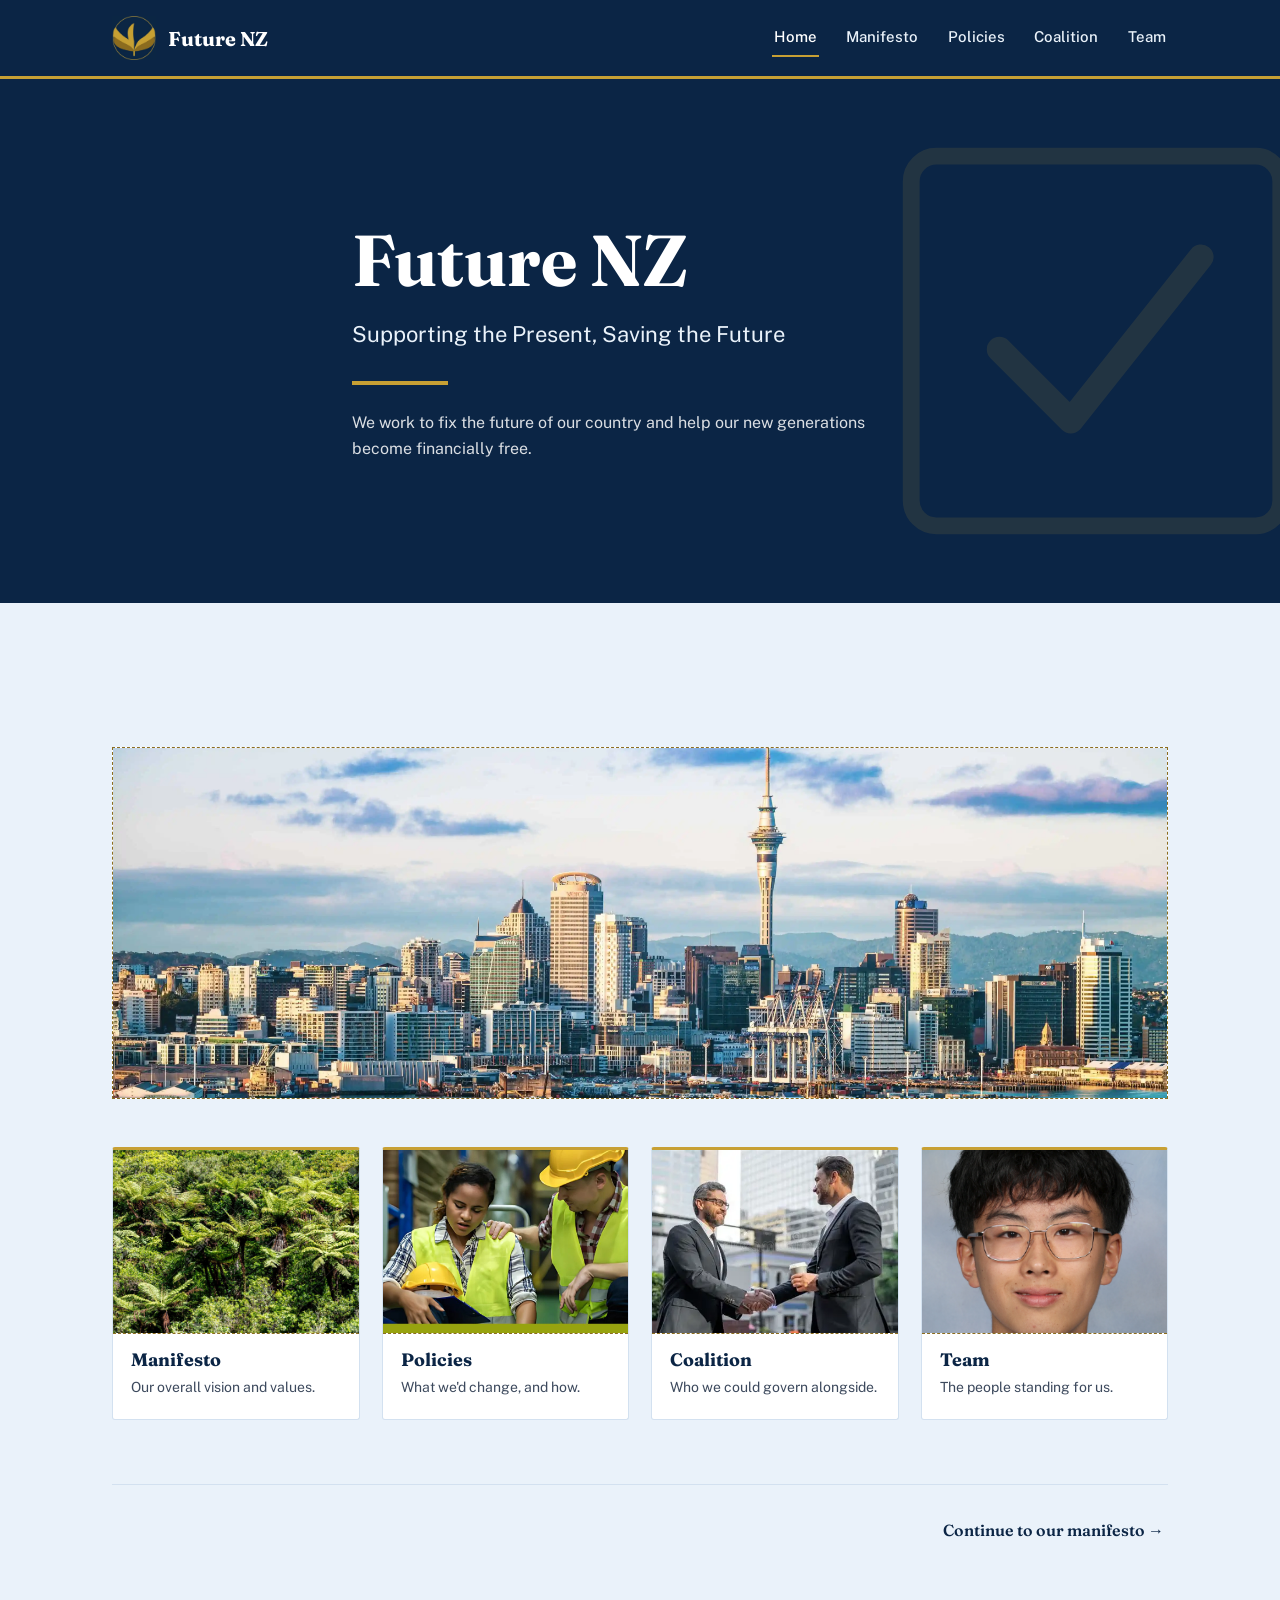
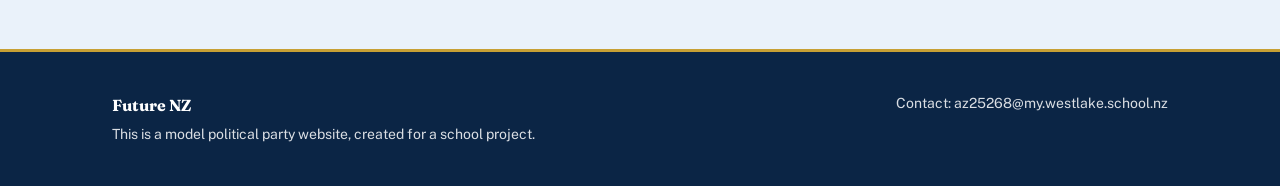
<file: index.html>
<!--
  ============================================================
  MODEL NEW ZEALAND POLITICAL PARTY WEBSITE — EDITING GUIDE
  ============================================================
  This site is now several small HTML files that share two
  files for design and behaviour:

    index.html        — Home (this file)
    manifesto.html     — Manifesto
    policies.html      — Policies
    coalition.html     — Potential coalition
    team.html          — Team
    styles.css         — colours, fonts and layout for every page
    script.js          — mobile menu, page-scroll animation

  All seven files need to sit in the same folder for the site to
  work (e.g. all seven in the root of your GitHub repository).

  HOW TO EDIT THIS SITE
  1. Open any of the five .html files above in GitHub's
     web-based editor (click the pencil icon on the file) or
     any text editor.
  2. Search for the word EDIT. Every comment starting with
     "EDIT:" sits just above a piece of placeholder text —
     type your real content over the placeholder text.
  3. Some blocks are marked "REPEATABLE". These can be copied
     and pasted to add more of the same thing (another team
     member, another coalition partner, another policy
     critique, another photo). Select the whole block named in
     the comment, copy it, paste the copy directly below the
     original, then edit the text inside your new copy.
  4. IMAGES: nothing is uploaded through the site itself. Every
     photo/logo placeholder is an empty src="" on an <img> tag.
     To add a real image, either:
       a) paste a direct image URL between the quotes, e.g.
          src="https://example.com/photo.jpg", or
       b) add an "images" folder to this same GitHub repository,
          upload your image file into it, and use a relative
          path, e.g. src="images/logo.png" or
          src="images/team/hana.jpg".
     If an image is left blank or fails to load, it is simply
     hidden (onerror="this.style.display='none'") so no broken
     image icon ever shows — the dashed placeholder frame
     underneath stays visible instead.
  5. Colours and fonts are set once, as CSS variables near the
     top of styles.css (search for :root) — change them there
     to re-theme every page at once.
  6. Do not rename the five .html files unless you also update
     the matching href="..." links in the navigation menu and
     in the "Continue to..." links at the bottom of each page —
     they are plain filenames, e.g. href="policies.html".
  ============================================================
-->
<!DOCTYPE html>
<html lang="en-NZ">
<head>
<meta charset="UTF-8">
<meta name="viewport" content="width=device-width, initial-scale=1.0">
<!-- EDIT: the text below appears in the browser tab -->
<title>Party Name — Model Political Party</title>
<!-- EDIT: short description of the site (not shown on the page itself) -->
<meta name="description" content="Model political party website, built for a school project.">
<link rel="preconnect" href="https://fonts.googleapis.com">
<link rel="preconnect" href="https://fonts.gstatic.com" crossorigin>
<link href="https://fonts.googleapis.com/css2?family=Fraunces:ital,opsz,wght@0,9..144,400;0,9..144,600;0,9..144,700;0,9..144,900;1,9..144,500&family=Public+Sans:wght@400;500;600;700&display=swap" rel="stylesheet">
<link rel="stylesheet" href="styles.css">
</head>
<body>
<a class="skip-link" href="#main">Skip to main content</a>

<!-- ============================================================
     NAVIGATION — identical block at the top of every page.
     EDIT the party name and logo once here, then copy this whole
     <header class="site-nav">...</header> block over the one in
     the other four pages so they all match.
     ============================================================ -->
<header class="site-nav">
  <div class="nav-inner">
    <a class="brand" href="index.html">
      <!-- EDIT: placeholder logo. Leave src="" blank, or add an
           image URL / relative path such as images/logo.png
           (see the image note at the top of this file). -->
      <div class="logo-frame">
        <span class="logo-fallback">LOGO</span>
        <img src="Screenshot 2026-09-14 175453.png" alt="Party logo" onerror="this.style.display='none'">
      </div>
      <!-- EDIT: party name shown in the navigation bar -->
      <span class="brand-name">Future NZ</span>
    </a>

    <button class="nav-toggle" type="button" aria-label="Toggle navigation menu" aria-expanded="false" aria-controls="primary-nav">
      <span class="bar"></span><span class="bar"></span><span class="bar"></span>
    </button>

    <nav aria-label="Main">
      <ul class="nav-links" id="primary-nav">
        <li><a href="index.html">Home</a></li>
        <li><a href="manifesto.html">Manifesto</a></li>
        <li><a href="policies.html">Policies</a></li>
        <li><a href="coalition.html">Coalition</a></li>
        <li><a href="team.html">Team</a></li>
      </ul>
    </nav>
  </div>
</header>

<main id="main">

  <!-- ==========================================================
       HERO
       ========================================================== -->
  <section class="hero">
    <svg class="hero-watermark" viewBox="0 0 100 100" aria-hidden="true">
      <rect x="6" y="6" width="88" height="88" rx="6" fill="none" stroke="currentColor" stroke-width="4"/>
      <path d="M27 52 L44 69 L75 30" fill="none" stroke="currentColor" stroke-width="6" stroke-linecap="round" stroke-linejoin="round"/>
    </svg>
    <div class="container hero-inner">
      <!-- EDIT: party name, shown large as the page headline -->
      <h1>Future NZ</h1>
      <!-- EDIT: a one-line tagline summing up what your party stands for -->
      <p class="tagline">Supporting the Present, Saving the Future</p>
      <div class="hero-rule" aria-hidden="true"></div>
      <!-- EDIT: optional second line introducing the party and this election. Delete this paragraph if you don't need it. -->
      <p class="hero-sub">We work to fix the future of our country and help our new generations become financially free.</p>
    </div>
  </section>

  <section class="section">
    <div class="container">
      <!-- EDIT: a wide campaign photo for the home page. See the
           image note at the top of this file. -->
      <div class="photo-frame page-banner reveal">
        <span class="frame-label">Campaign photo</span>
        <img src="Auckland-skyline.webp" alt="Campaign photo" onerror="this.style.display='none'">
      </div>

      <!-- EDIT: this grid links to the site's other four pages.
           REPEATABLE BLOCK — if you add a whole new page to the
           site, copy one whole <a class="preview-card">...</a>
           block, paste it after the last one, then edit the
           link, image, title and one-line description inside it. -->
      <div class="preview-grid stagger">
        <a class="preview-card reveal" href="manifesto.html">
          <div class="photo-frame">
            <span class="frame-label">Photo</span>
            <img src="trees 10SSTE.jpg" alt="Manifesto photo" onerror="this.style.display='none'">
          </div>
          <div class="preview-body">
            <h3>Manifesto</h3>
            <p>Our overall vision and values.</p>
          </div>
        </a>
        <a class="preview-card reveal" href="policies.html">
          <div class="photo-frame">
            <span class="frame-label">Photo</span>
            <img src="workers 10 sste.jpg" alt="Policies photo" onerror="this.style.display='none'">
          </div>
          <div class="preview-body">
            <h3>Policies</h3>
            <p>What we'd change, and how.</p>
          </div>
        </a>
        <a class="preview-card reveal" href="coalition.html">
          <div class="photo-frame">
            <span class="frame-label">Photo</span>
            <img src="shaking hands 10SSTE.webp" alt="Coalition photo" onerror="this.style.display='none'">
          </div>
          <div class="preview-body">
            <h3>Coalition</h3>
            <p>Who we could govern alongside.</p>
          </div>
        </a>
        <a class="preview-card reveal" href="team.html">
          <div class="photo-frame">
            <span class="frame-label">Photo</span>
            <img src="Screenshot 2026-09-14 215021.png" alt="Team photo" onerror="this.style.display='none'">
          </div>
          <div class="preview-body">
            <h3>Team</h3>
            <p>The people standing for us.</p>
          </div>
        </a>
      </div>

      <nav class="page-flow" aria-label="Page navigation">
        <a class="next" href="manifesto.html">Continue to our manifesto &rarr;</a>
      </nav>
    </div>
  </section>

</main>

<!-- ============================================================
     FOOTER — identical block at the bottom of every page.
     ============================================================ -->
<footer class="site-footer">
  <div class="footer-inner">
    <div>
      <!-- EDIT: party name, repeated in the footer -->
      <strong>Future NZ</strong>
      <!-- EDIT: short footer note -->
      <span>This is a model political party website, created for a school project.</span>
    </div>
    <div>
      <!-- EDIT: optional contact placeholder, or delete this line -->
      <span>Contact: az25268@my.westlake.school.nz</span>
    </div>
  </div>
</footer>

<script src="script.js"></script>
</body>
</html>
</file>
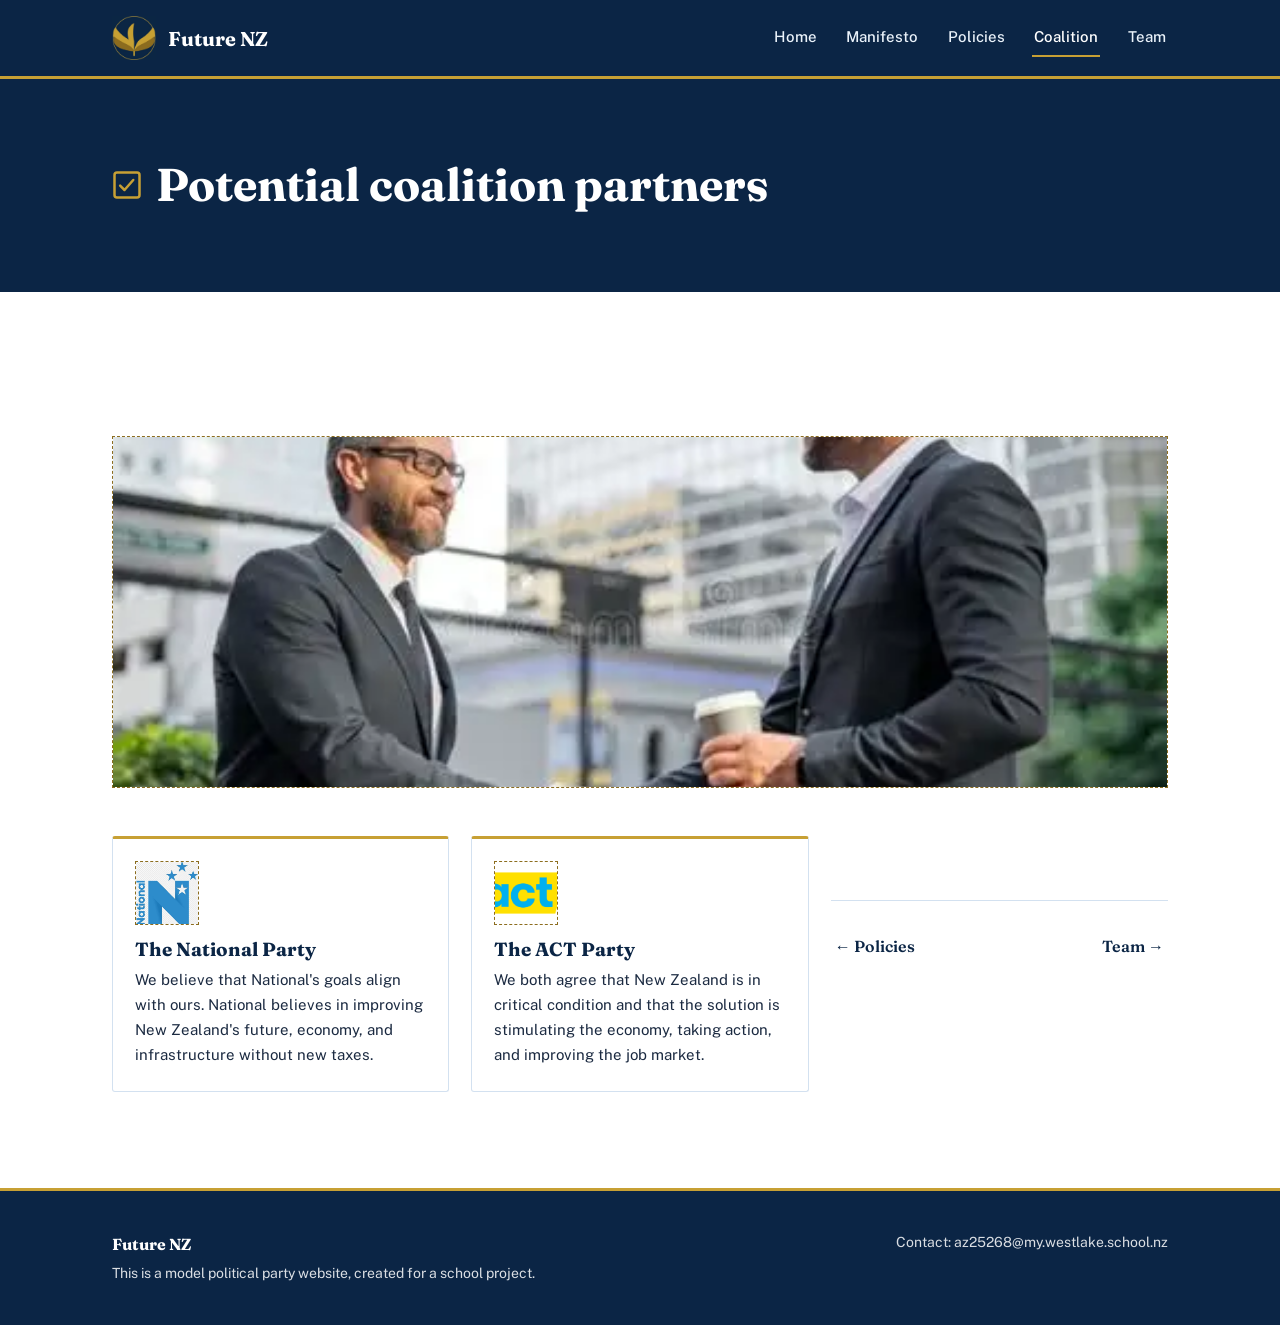
<file: coalition.html>
<!-- This page shares styles.css and script.js with the rest of the
     site, and follows the same EDIT / REPEATABLE comment system.
     See index.html for the full editing guide. -->
<!DOCTYPE html>
<html lang="en-NZ">
<head>
<meta charset="UTF-8">
<meta name="viewport" content="width=device-width, initial-scale=1.0">
<!-- EDIT: the text below appears in the browser tab -->
<title>Potential Coalition — Future NZ</title>
<meta name="description" content="Model political party website, built for a school project.">
<link rel="preconnect" href="https://fonts.googleapis.com">
<link rel="preconnect" href="https://fonts.gstatic.com" crossorigin>
<link href="https://fonts.googleapis.com/css2?family=Fraunces:ital,opsz,wght@0,9..144,400;0,9..144,600;0,9..144,700;0,9..144,900;1,9..144,500&family=Public+Sans:wght@400;500;600;700&display=swap" rel="stylesheet">
<link rel="stylesheet" href="styles.css">
</head>
<body>
<a class="skip-link" href="#main">Skip to main content</a>

<header class="site-nav">
  <div class="nav-inner">
    <a class="brand" href="index.html">
      <div class="logo-frame">
        <span class="logo-fallback">LOGO</span>
        <img src="Screenshot 2026-09-14 175453.png" alt="Party logo" onerror="this.style.display='none'">
      </div>
      <span class="brand-name">Future NZ</span>
    </a>

    <button class="nav-toggle" type="button" aria-label="Toggle navigation menu" aria-expanded="false" aria-controls="primary-nav">
      <span class="bar"></span><span class="bar"></span><span class="bar"></span>
    </button>

    <nav aria-label="Main">
      <ul class="nav-links" id="primary-nav">
        <li><a href="index.html">Home</a></li>
        <li><a href="manifesto.html">Manifesto</a></li>
        <li><a href="policies.html">Policies</a></li>
        <li><a href="coalition.html">Coalition</a></li>
        <li><a href="team.html">Team</a></li>
      </ul>
    </nav>
  </div>
</header>

<main id="main">

  <header class="page-header">
    <div class="container">
      <svg class="mark-icon" viewBox="0 0 24 24" aria-hidden="true">
        <rect x="2" y="2" width="20" height="20" rx="2" fill="none" stroke="currentColor" stroke-width="2"/>
        <path d="M6.5 12.5l3.5 3.5 7-8" fill="none" stroke="currentColor" stroke-width="2" stroke-linecap="round" stroke-linejoin="round"/>
      </svg>
      <h1>Potential coalition partners</h1>
    </div>
  </header>

  <section class="section section-white">
    <div class="container">

      <!-- EDIT: a wide photo for the top of the coalition page. -->
      <div class="photo-frame page-banner reveal">
        <span class="frame-label">Photo</span>
        <img src="shaking hands 10SSTE.webp" alt="Photo for the coalition page" onerror="this.style.display='none'">
      </div>

      <!-- EDIT: name other (real or model) parties your party could
           realistically ally with, and why, each with a small logo.
           REPEATABLE BLOCK — to add another card, copy one whole
           <div class="coalition-card"> ... </div> block, paste it
           below the last one, then edit the text (and logo) inside
           your copy. -->
      <div class="coalition-grid stagger">
        <div class="coalition-card reveal">
          <div class="photo-frame card-media">
            <span class="frame-label">Logo</span>
            <img src="nats.webp" alt="Logo of this potential coalition partner" onerror="this.style.display='none'">
          </div>
          <h3>The National Party</h3>
          <p>We believe that National's goals align with ours. National believes in improving New Zealand's future, economy, and infrastructure without new taxes. </p>
        </div>
        <div class="coalition-card reveal">
          <div class="photo-frame card-media">
            <span class="frame-label">Logo</span>
            <img src="ACT-New-Zealand-logo.png" alt="Logo of this potential coalition partner" onerror="this.style.display='none'">
          </div>
          <h3>The ACT Party</h3>
          <p>We both agree that New Zealand is in critical condition and that the solution is stimulating the economy, taking action, and improving the job market.</p>
        </div>
      <nav class="page-flow" aria-label="Page navigation">
        <a class="prev" href="policies.html">&larr; Policies</a>
        <a class="next" href="team.html">Team &rarr;</a>
      </nav>
    </div>
  </section>

</main>

<footer class="site-footer">
  <div class="footer-inner">
    <div>
      <strong>Future NZ</strong>
      <span>This is a model political party website, created for a school project.</span>
    </div>
    <div>
      <span>Contact: az25268@my.westlake.school.nz</span>
    </div>
  </div>
</footer>

<script src="script.js"></script>
</body>
</html>
</file>
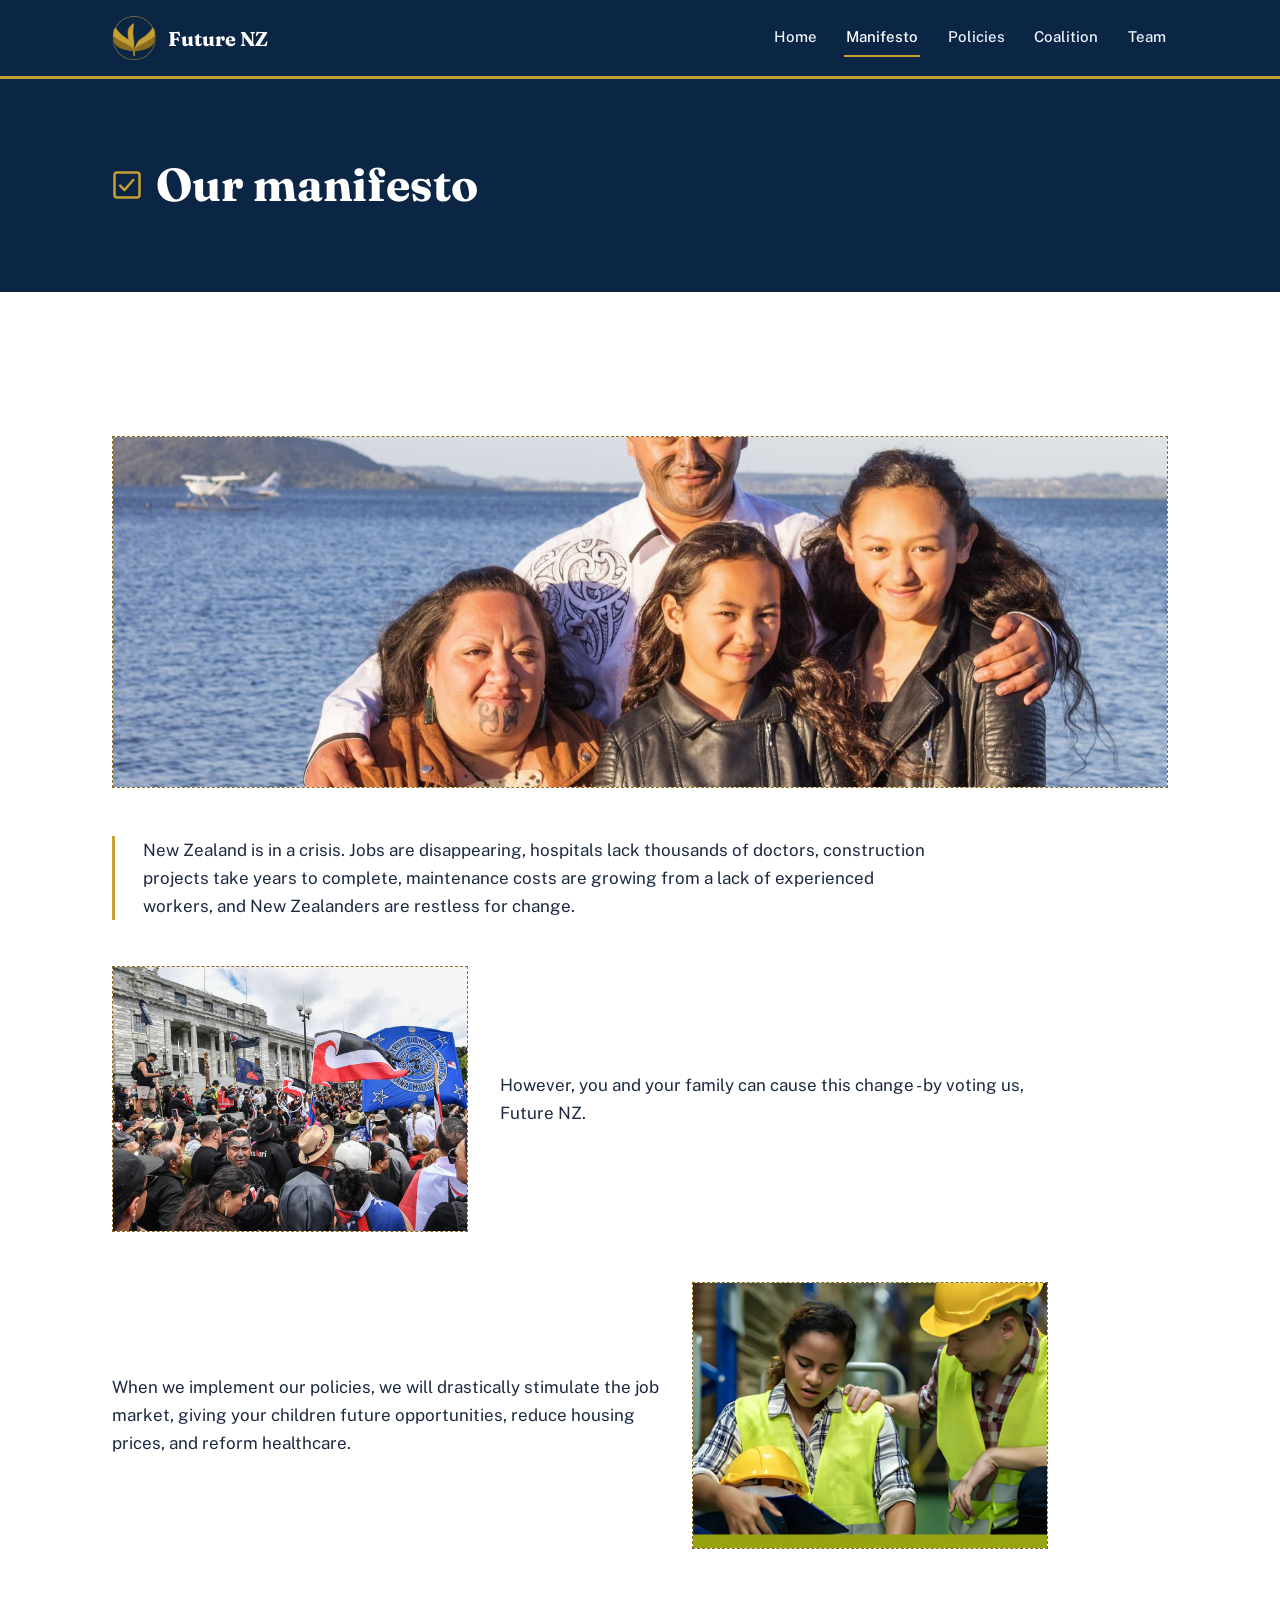
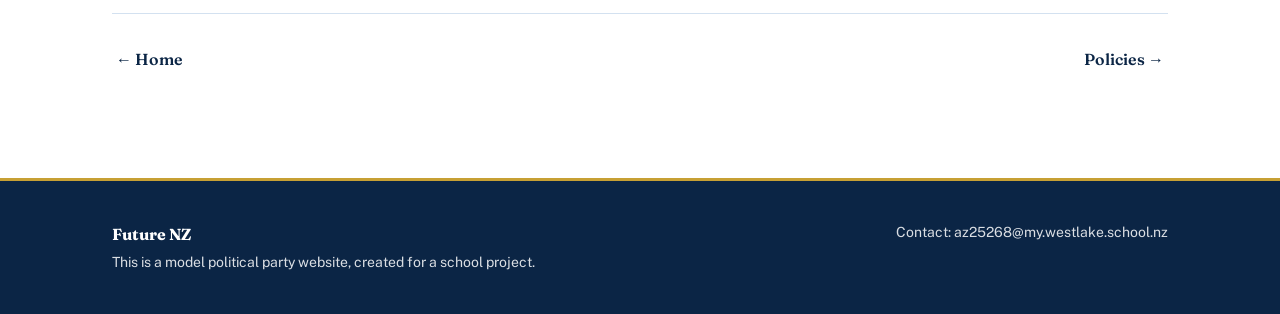
<file: manifesto.html>
<!-- This page shares styles.css and script.js with the rest of the
     site, and follows the same EDIT / REPEATABLE comment system.
     See index.html for the full editing guide. -->
<!DOCTYPE html>
<html lang="en-NZ">
<head>
<meta charset="UTF-8">
<meta name="viewport" content="width=device-width, initial-scale=1.0">
<!-- EDIT: the text below appears in the browser tab -->
<title>Manifesto — Future NZ</title>
<meta name="description" content="Model political party website, built for a school project.">
<link rel="preconnect" href="https://fonts.googleapis.com">
<link rel="preconnect" href="https://fonts.gstatic.com" crossorigin>
<link href="https://fonts.googleapis.com/css2?family=Fraunces:ital,opsz,wght@0,9..144,400;0,9..144,600;0,9..144,700;0,9..144,900;1,9..144,500&family=Public+Sans:wght@400;500;600;700&display=swap" rel="stylesheet">
<link rel="stylesheet" href="styles.css">
</head>
<body>
<a class="skip-link" href="#main">Skip to main content</a>

<header class="site-nav">
  <div class="nav-inner">
    <a class="brand" href="index.html">
      <div class="logo-frame">
        <span class="logo-fallback">LOGO</span>
        <img src="Screenshot 2026-09-14 175453.png" alt="Party logo" onerror="this.style.display='none'">
      </div>
      <span class="brand-name">Future NZ</span>
    </a>

    <button class="nav-toggle" type="button" aria-label="Toggle navigation menu" aria-expanded="false" aria-controls="primary-nav">
      <span class="bar"></span><span class="bar"></span><span class="bar"></span>
    </button>

    <nav aria-label="Main">
      <ul class="nav-links" id="primary-nav">
        <li><a href="index.html">Home</a></li>
        <li><a href="manifesto.html">Manifesto</a></li>
        <li><a href="policies.html">Policies</a></li>
        <li><a href="coalition.html">Coalition</a></li>
        <li><a href="team.html">Team</a></li>
      </ul>
    </nav>
  </div>
</header>

<main id="main">

  <header class="page-header">
    <div class="container">
      <svg class="mark-icon" viewBox="0 0 24 24" aria-hidden="true">
        <rect x="2" y="2" width="20" height="20" rx="2" fill="none" stroke="currentColor" stroke-width="2"/>
        <path d="M6.5 12.5l3.5 3.5 7-8" fill="none" stroke="currentColor" stroke-width="2" stroke-linecap="round" stroke-linejoin="round"/>
      </svg>
      <h1>Our manifesto</h1>
    </div>
  </header>

  <section class="section section-white">
    <div class="container">

      <!-- EDIT: a wide photo for the top of the manifesto page. -->
      <div class="photo-frame page-banner reveal">
        <span class="frame-label">Campaign photo</span>
        <img src="family.jpg" alt="Campaign photo" onerror="this.style.display='none'">
      </div>

      <!-- EDIT: this is a long free-text block for your party's overall
           vision and values. This opening paragraph is styled as a
           lead-in — replace it with your first paragraph. -->
      <div class="prose reveal">
        <p>New Zealand is in a crisis. Jobs are disappearing, hospitals lack thousands of doctors, construction projects take years to complete, maintenance costs are growing from a lack of experienced workers, and New Zealanders are restless for change.</p>
      </div>

      <!-- EDIT: the rest of your manifesto, one paragraph at a time,
           each paired with a photo. REPEATABLE BLOCK — copy one whole
           <div class="manifesto-block">...</div> to add another
           paragraph; the image will automatically sit on alternating
           sides. -->
      <div class="manifesto-block reveal">
        <div class="photo-frame manifesto-image">
          <span class="frame-label">Photo</span>
          <img src="protest.jpg" alt="Photo illustrating this part of the manifesto" onerror="this.style.display='none'">
        </div>
        <p>However, you and your family can cause this change - by voting us, Future NZ.</p>
      </div>

      <div class="manifesto-block reveal">
        <div class="photo-frame manifesto-image">
          <span class="frame-label">Photo</span>
          <img src="workers 10 sste.jpg" alt="Photo illustrating this part of the manifesto" onerror="this.style.display='none'">
        </div>
        <p>When we implement our policies, we will drastically stimulate the job market, giving your children future opportunities, reduce housing prices, and reform healthcare. </p>
      </div>

      <nav class="page-flow" aria-label="Page navigation">
        <a class="prev" href="index.html">&larr; Home</a>
        <a class="next" href="policies.html">Policies &rarr;</a>
      </nav>
    </div>
  </section>

</main>

<footer class="site-footer">
  <div class="footer-inner">
    <div>
      <strong>Future NZ</strong>
      <span>This is a model political party website, created for a school project.</span>
    </div>
    <div>
      <span>Contact: az25268@my.westlake.school.nz</span>
    </div>
  </div>
</footer>

<script src="script.js"></script>
</body>
</html>
</file>
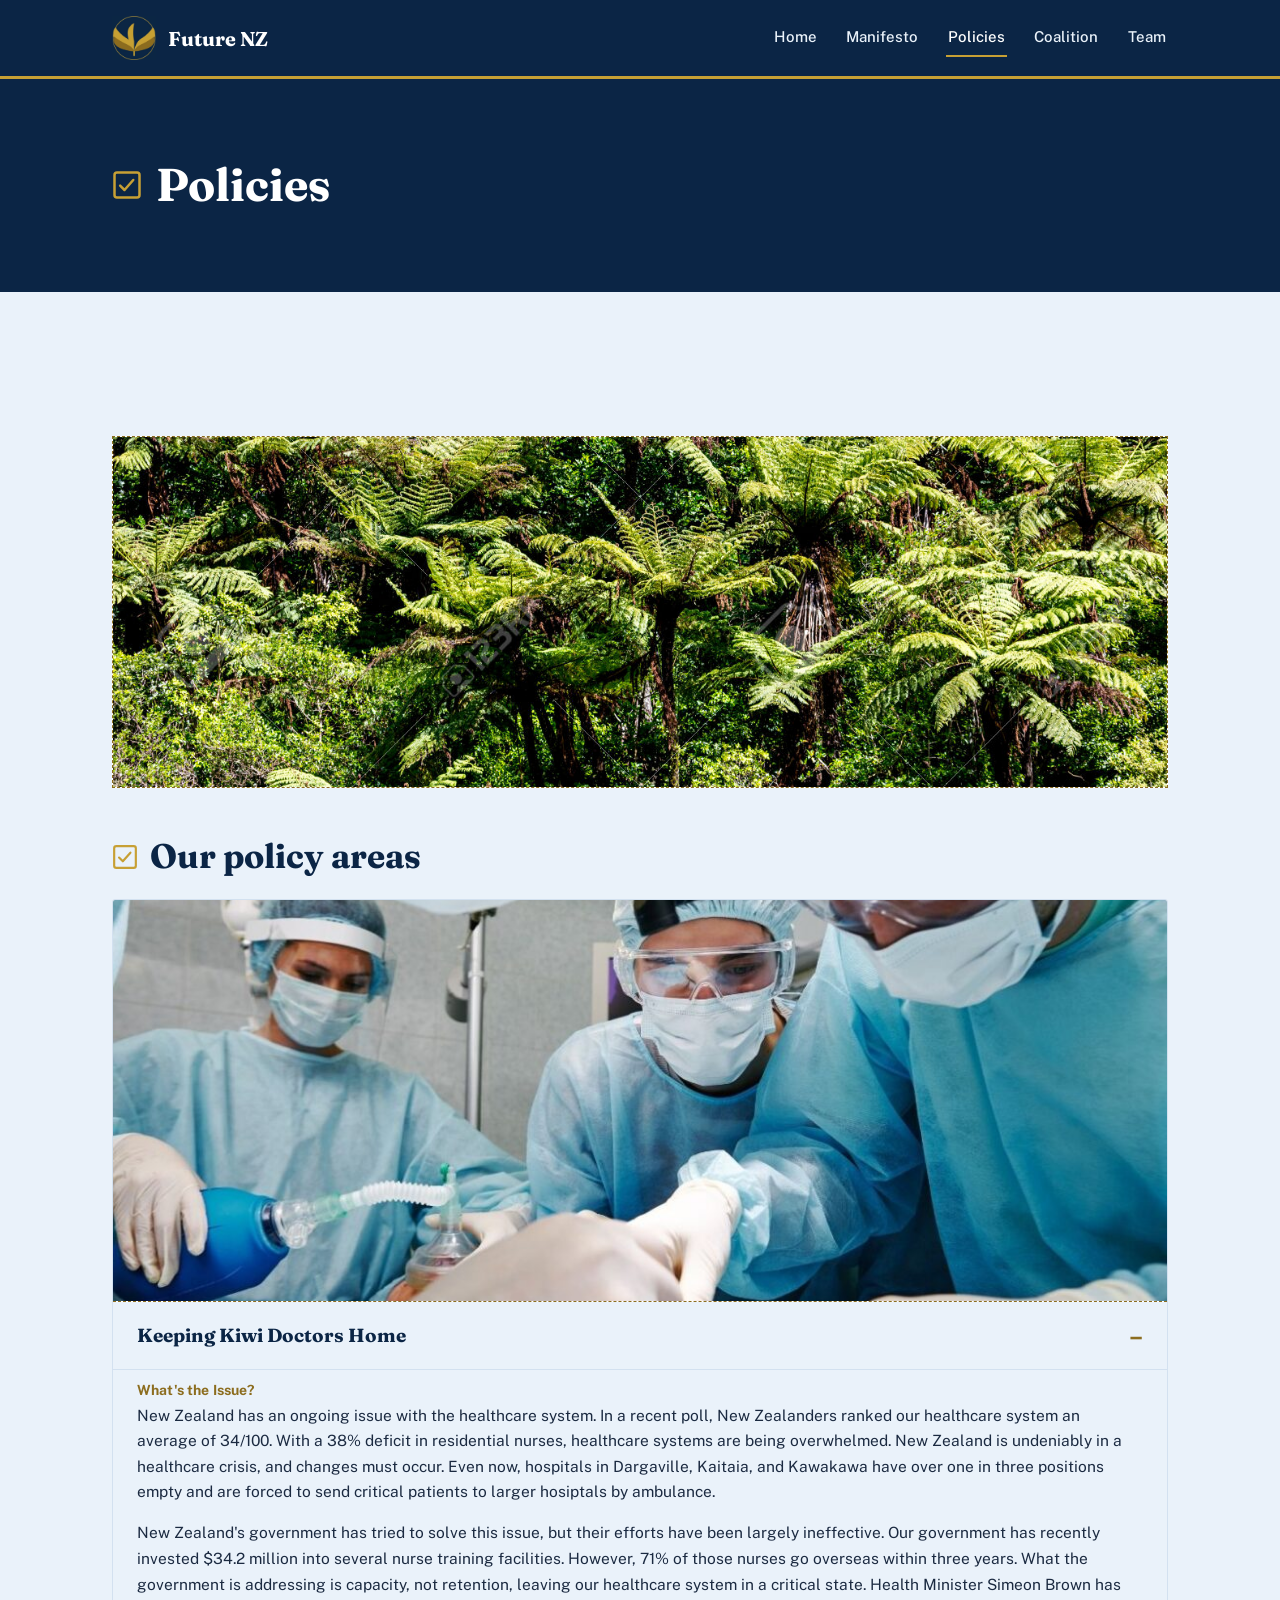
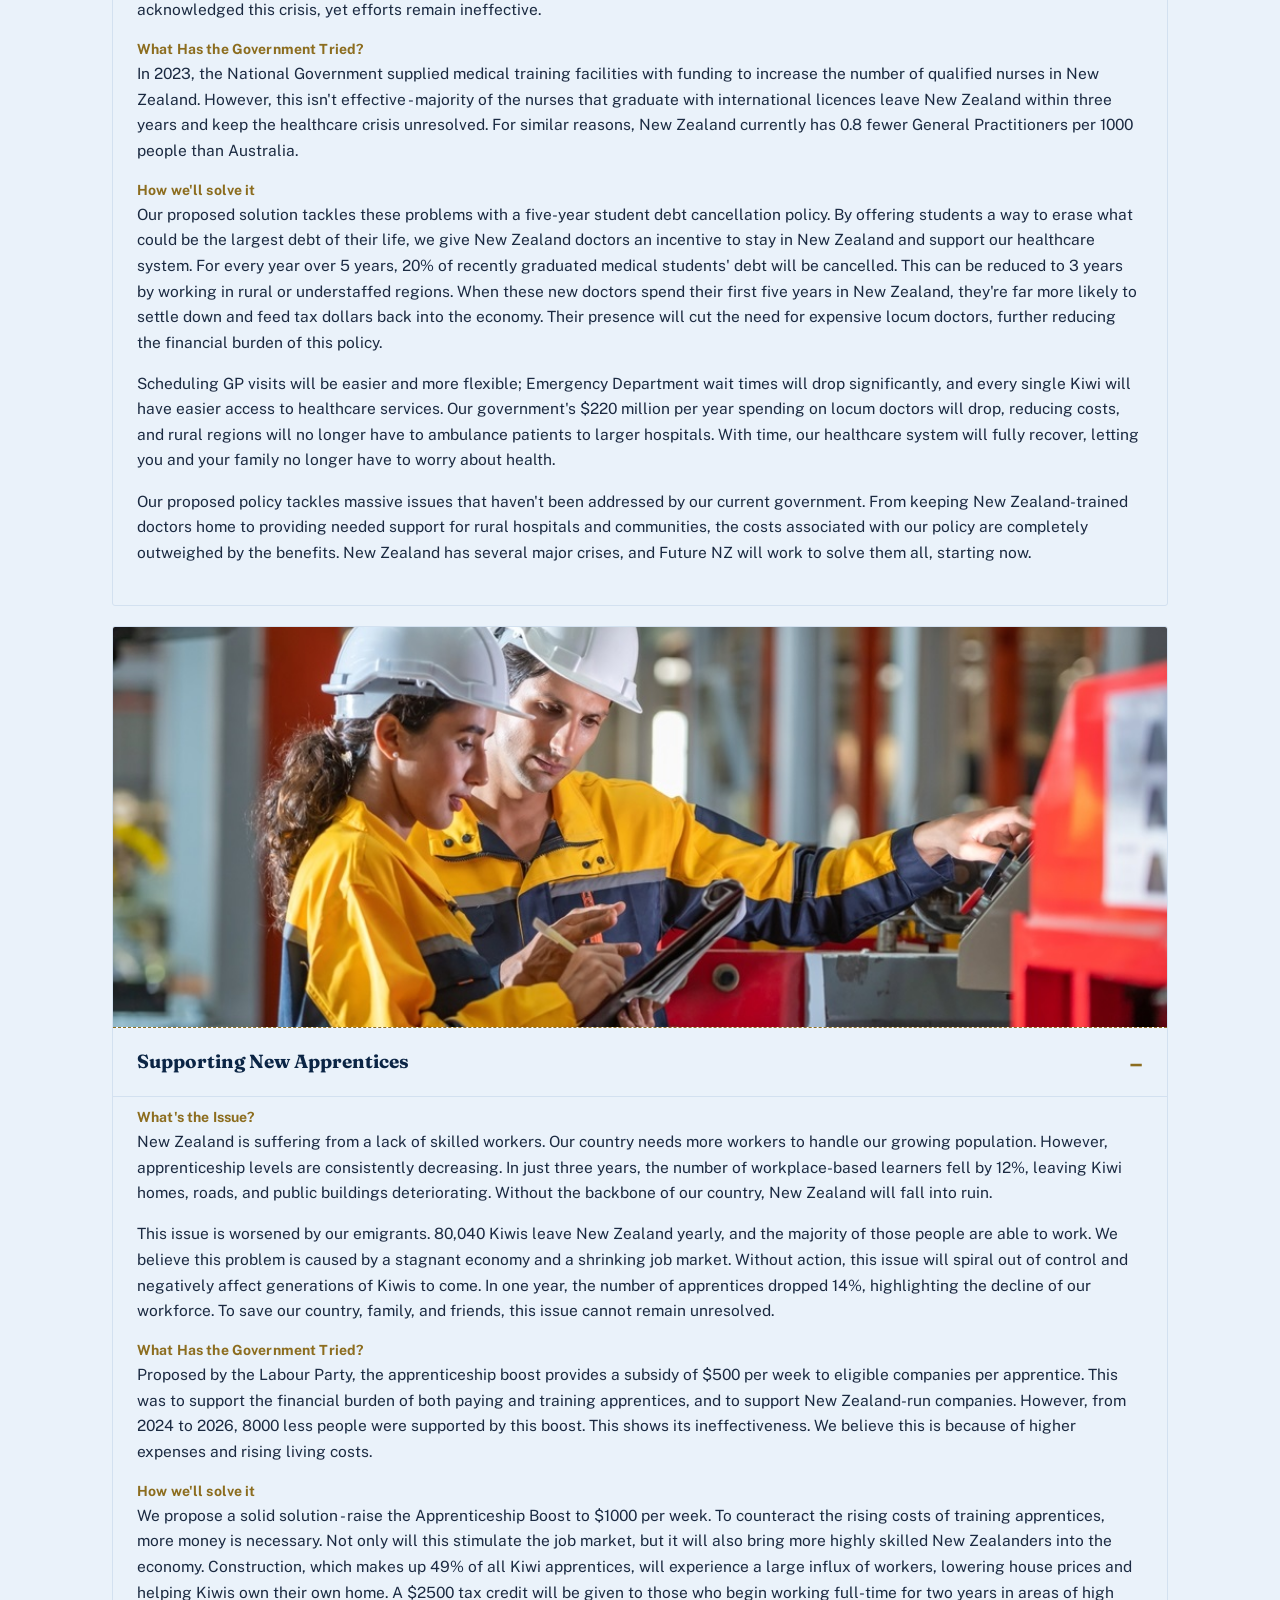
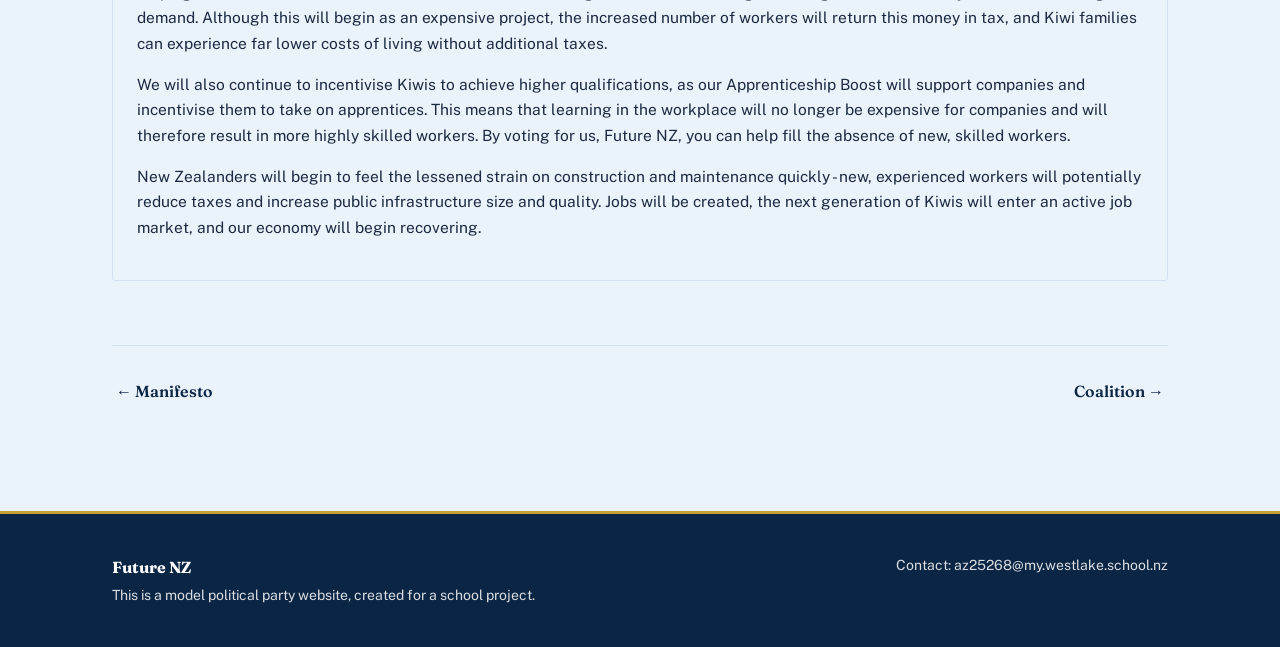
<file: policies.html>
<!-- This page shares styles.css and script.js with the rest of the
     site, and follows the same EDIT / REPEATABLE comment system.
     See index.html for the full editing guide. -->
<!DOCTYPE html>
<html lang="en-NZ">
<head>
<meta charset="UTF-8">
<meta name="viewport" content="width=device-width, initial-scale=1.0">
<!-- EDIT: the text below appears in the browser tab -->
<title>Policies — Future NZ</title>
<meta name="description" content="Model political party website, built for a school project.">
<link rel="preconnect" href="https://fonts.googleapis.com">
<link rel="preconnect" href="https://fonts.gstatic.com" crossorigin>
<link href="https://fonts.googleapis.com/css2?family=Fraunces:ital,opsz,wght@0,9..144,400;0,9..144,600;0,9..144,700;0,9..144,900;1,9..144,500&family=Public+Sans:wght@400;500;600;700&display=swap" rel="stylesheet">
<link rel="stylesheet" href="styles.css">
</head>
<body>
<a class="skip-link" href="#main">Skip to main content</a>

<header class="site-nav">
  <div class="nav-inner">
    <a class="brand" href="index.html">
      <div class="logo-frame">
        <span class="logo-fallback">LOGO</span>
        <img src="Screenshot 2026-09-14 175453.png" alt="Party logo" onerror="this.style.display='none'">
      </div>
      <span class="brand-name">Future NZ</span>
    </a>

    <button class="nav-toggle" type="button" aria-label="Toggle navigation menu" aria-expanded="false" aria-controls="primary-nav">
      <span class="bar"></span><span class="bar"></span><span class="bar"></span>
    </button>

    <nav aria-label="Main">
      <ul class="nav-links" id="primary-nav">
        <li><a href="index.html">Home</a></li>
        <li><a href="manifesto.html">Manifesto</a></li>
        <li><a href="policies.html">Policies</a></li>
        <li><a href="coalition.html">Coalition</a></li>
        <li><a href="team.html">Team</a></li>
      </ul>
    </nav>
  </div>
</header>

<main id="main">

  <header class="page-header">
    <div class="container">
      <svg class="mark-icon" viewBox="0 0 24 24" aria-hidden="true">
        <rect x="2" y="2" width="20" height="20" rx="2" fill="none" stroke="currentColor" stroke-width="2"/>
        <path d="M6.5 12.5l3.5 3.5 7-8" fill="none" stroke="currentColor" stroke-width="2" stroke-linecap="round" stroke-linejoin="round"/>
      </svg>
      <h1>Policies</h1>
    </div>
  </header>

  <section class="section">
    <div class="container">

      <!-- EDIT: a wide photo for the top of the policies page. -->
      <div class="photo-frame page-banner reveal">
        <span class="frame-label">Photo</span>
        <img src="trees 10SSTE.jpg" alt="Photo for the policies page" onerror="this.style.display='none'">
      </div>

      <div class="section-heading spaced-top">
        <svg class="mark-icon" viewBox="0 0 24 24" aria-hidden="true">
          <rect x="2" y="2" width="20" height="20" rx="2" fill="none" stroke="currentColor" stroke-width="2"/>
          <path d="M6.5 12.5l3.5 3.5 7-8" fill="none" stroke="currentColor" stroke-width="2" stroke-linecap="round" stroke-linejoin="round"/>
        </svg>
        <h2>Our policy areas</h2>
      </div>

      <!-- EDIT: two expandable, long-form policy areas, each with its
           own banner photo. Click a title to expand or collapse it.
           Each has three parts — Overview, Why it matters, and How
           we'll do it — so there's room for a full written policy,
           not just a short summary. Copy one whole
           <div class="policy-card">...</div> block if you want to
           add a third policy area. -->
      <div class="policy-card reveal">
        <div class="photo-frame card-media">
          <span class="frame-label">Photo</span>
          <img src="med 10SSTE.jpg" alt="Photo for this policy area" onerror="this.style.display='none'">
        </div>
        <details class="policy-area" open>
          <summary>Keeping Kiwi Doctors Home<span class="toggle-mark" aria-hidden="true"></span></summary>
          <div class="policy-content">
            <h4>What's the Issue?</h4>
            <p>New Zealand has an ongoing issue with the healthcare system. In a recent poll, New Zealanders ranked our healthcare system an average of 34/100. With a 38% deficit in residential nurses, healthcare systems are being overwhelmed. New Zealand is undeniably in a healthcare crisis, and changes must occur. Even now, hospitals in Dargaville, Kaitaia, and Kawakawa have over one in three positions empty and are forced to send critical patients to larger hosiptals by ambulance.</p>
            <p></p>
            <p>New Zealand's government has tried to solve this issue, but their efforts have been largely ineffective. Our government has recently invested $34.2 million into several nurse training facilities. However, 71% of those nurses go overseas within three years. What the government is addressing is capacity, not retention, leaving our healthcare system in a critical state. Health Minister Simeon Brown has acknowledged this crisis, yet efforts remain ineffective.</p>
            <h4>What Has the Government Tried?</h4>
            <p>In 2023, the National Government supplied medical training facilities with funding to increase the number of qualified nurses in New Zealand. However, this isn't effective - majority of the nurses that graduate with international licences leave New Zealand within three years and keep the healthcare crisis unresolved. For similar reasons, New Zealand currently has 0.8 fewer General Practitioners per 1000 people than Australia.</p>
            <h4>How we'll solve it</h4>
            <p>Our proposed solution tackles these problems with a five-year student debt cancellation policy. By offering students a way to erase what could be the largest debt of their life, we give New Zealand doctors an incentive to stay in New Zealand and support our healthcare system. For every year over 5 years, 20% of recently graduated medical students' debt will be cancelled. This can be reduced to 3 years by working in rural or understaffed regions. When these new doctors spend their first five years in New Zealand, they're far more likely to settle down and feed tax dollars back into the economy. Their presence will cut the need for expensive locum doctors, further reducing the financial burden of this policy.</p>
            <p></p>
            <p>Scheduling GP visits will be easier and more flexible; Emergency Department wait times will drop significantly, and every single Kiwi will have easier access to healthcare services. Our government's $220 million per year spending on locum doctors will drop, reducing costs, and rural regions will no longer have to ambulance patients to larger hospitals. With time, our healthcare system will fully recover, letting you and your family no longer have to worry about health.</p>
            <p></p>
            <p>Our proposed policy tackles massive issues that haven't been addressed by our current government. From keeping New Zealand-trained doctors home to providing needed support for rural hospitals and communities, the costs associated with our policy are completely outweighed by the benefits. New Zealand has several major crises, and Future NZ will work to solve them all, starting now.</p>
          </div>
        </details>
      </div>

      <div class="policy-card reveal">
        <div class="photo-frame card-media">
          <span class="frame-label">Photo</span>
          <img src="apprentice 10sste.jpg" alt="Photo for this policy area" onerror="this.style.display='none'">
        </div>
        <details class="policy-area" open>
          <summary>Supporting New Apprentices<span class="toggle-mark" aria-hidden="true"></span></summary>
          <div class="policy-content">
            <h4>What's the Issue?</h4>
            <p>New Zealand is suffering from a lack of skilled workers. Our country needs more workers to handle our growing population. However, apprenticeship levels are consistently decreasing. In just three years, the number of workplace-based learners fell by 12%, leaving Kiwi homes, roads, and public buildings deteriorating. Without the backbone of our country, New Zealand will fall into ruin.</p>
            <p></p>
            <p>This issue is worsened by our emigrants. 80,040 Kiwis leave New Zealand yearly, and the majority of those people are able to work. We believe this problem is caused by a stagnant economy and a shrinking job market. Without action, this issue will spiral out of control and negatively affect generations of Kiwis to come. In one year, the number of apprentices dropped 14%, highlighting the decline of our workforce. To save our country,  family, and friends, this issue cannot remain unresolved.</p>
            <h4>What Has the Government Tried?</h4>
            <p>Proposed by the Labour Party, the apprenticeship boost provides a subsidy of $500 per week to eligible companies per apprentice. This was to support the financial burden of both paying and training apprentices, and to support New Zealand-run companies. However, from 2024 to 2026, 8000 less people were supported by this boost. This shows its ineffectiveness. We believe this is because of higher expenses and rising living costs.</p>
            <h4>How we'll solve it</h4>
            <p>We propose a solid solution - raise the Apprenticeship Boost to $1000 per week. To counteract the rising costs of training apprentices, more money is necessary. Not only will this stimulate the job market, but it will also bring more highly skilled New Zealanders into the economy. Construction, which makes up 49% of all Kiwi apprentices, will experience a large influx of workers, lowering house prices and helping Kiwis own their own home. A $2500 tax credit will be given to those who begin working full-time for two years in areas of high demand. Although this will begin as an expensive project, the increased number of workers will return this money in tax, and Kiwi families can experience far lower costs of living without additional taxes.</p>
            <p></p>
            <p>We will also continue to incentivise Kiwis to achieve higher qualifications, as our Apprenticeship Boost will support companies and incentivise them to take on apprentices. This means that learning in the workplace will no longer be expensive for companies and will therefore result in more highly skilled workers. By voting for us, Future NZ, you can help fill the absence of new, skilled workers.</p>
            <p></p>
            <p>New Zealanders will begin to feel the lessened strain on construction and maintenance quickly - new, experienced workers will potentially reduce taxes and increase public infrastructure size and quality. Jobs will be created, the next generation of Kiwis will enter an active job market, and our economy will begin recovering. </p>
          </div>
        </details>
      </div>

      <nav class="page-flow" aria-label="Page navigation">
        <a class="prev" href="manifesto.html">&larr; Manifesto</a>
        <a class="next" href="coalition.html">Coalition &rarr;</a>
      </nav>
    </div>
  </section>

</main>

<footer class="site-footer">
  <div class="footer-inner">
    <div>
      <strong>Future NZ</strong>
      <span>This is a model political party website, created for a school project.</span>
    </div>
    <div>
      <span>Contact: az25268@my.westlake.school.nz</span>
    </div>
  </div>
</footer>

<script src="script.js"></script>
</body>
</html>
</file>
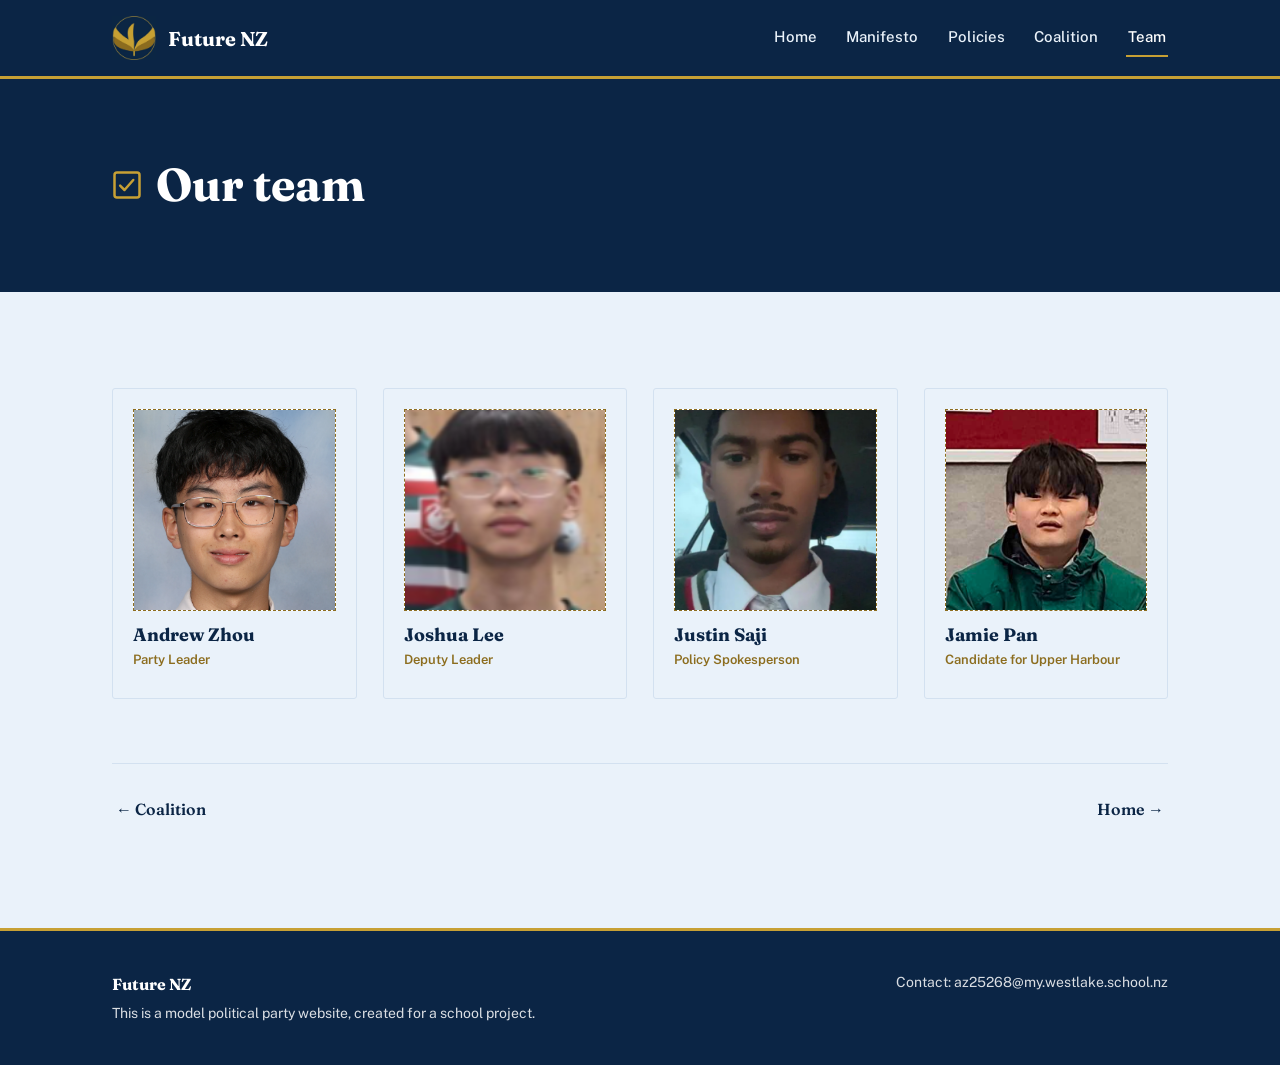
<file: team.html>
<!-- This page shares styles.css and script.js with the rest of the
     site, and follows the same EDIT / REPEATABLE comment system.
     See index.html for the full editing guide. -->
<!DOCTYPE html>
<html lang="en-NZ">
<head>
<meta charset="UTF-8">
<meta name="viewport" content="width=device-width, initial-scale=1.0">
<!-- EDIT: the text below appears in the browser tab -->
<title>Team — Future NZ</title>
<meta name="description" content="Model political party website, built for a school project.">
<link rel="preconnect" href="https://fonts.googleapis.com">
<link rel="preconnect" href="https://fonts.gstatic.com" crossorigin>
<link href="https://fonts.googleapis.com/css2?family=Fraunces:ital,opsz,wght@0,9..144,400;0,9..144,600;0,9..144,700;0,9..144,900;1,9..144,500&family=Public+Sans:wght@400;500;600;700&display=swap" rel="stylesheet">
<link rel="stylesheet" href="styles.css">
</head>
<body>
<a class="skip-link" href="#main">Skip to main content</a>

<header class="site-nav">
  <div class="nav-inner">
    <a class="brand" href="index.html">
      <div class="logo-frame">
        <span class="logo-fallback">LOGO</span>
        <img src="Screenshot 2026-09-14 175453.png" alt="Party logo" onerror="this.style.display='none'">
      </div>
      <span class="brand-name">Future NZ</span>
    </a>

    <button class="nav-toggle" type="button" aria-label="Toggle navigation menu" aria-expanded="false" aria-controls="primary-nav">
      <span class="bar"></span><span class="bar"></span><span class="bar"></span>
    </button>

    <nav aria-label="Main">
      <ul class="nav-links" id="primary-nav">
        <li><a href="index.html">Home</a></li>
        <li><a href="manifesto.html">Manifesto</a></li>
        <li><a href="policies.html">Policies</a></li>
        <li><a href="coalition.html">Coalition</a></li>
        <li><a href="team.html">Team</a></li>
      </ul>
    </nav>
  </div>
</header>

<main id="main">

  <header class="page-header">
    <div class="container">
      <svg class="mark-icon" viewBox="0 0 24 24" aria-hidden="true">
        <rect x="2" y="2" width="20" height="20" rx="2" fill="none" stroke="currentColor" stroke-width="2"/>
        <path d="M6.5 12.5l3.5 3.5 7-8" fill="none" stroke="currentColor" stroke-width="2" stroke-linecap="round" stroke-linejoin="round"/>
      </svg>
      <h1>Our team</h1>
    </div>
  </header>

  <section class="section">
    <div class="container">


      <!-- EDIT: individual team member cards — name, role, short bio,
           and an optional photo.
           REPEATABLE BLOCK — to add another member, copy one whole
           <article class="team-card"> ... </article> block, paste it
           after the last one, then edit the text (and image, if you
           want one) inside your copy. -->
      <div class="team-grid stagger">
        <article class="team-card reveal">
          <div class="photo-frame">
            <span class="frame-label">Photo</span>
            <img src="Screenshot 2026-09-14 215021.png" alt="Photo of this team member" onerror="this.style.display='none'">
          </div>
          <h3>Andrew Zhou</h3>
          <p class="role">Party Leader</p>
        </article>

        <article class="team-card reveal">
          <div class="photo-frame">
            <span class="frame-label">Photo</span>
            <img src="Screenshot 2026-09-14 214133.png" alt="Photo of this team member" onerror="this.style.display='none'">
          </div>
          <h3>Joshua Lee</h3>
          <p class="role">Deputy Leader</p>
        </article>

        <article class="team-card reveal">
          <div class="photo-frame">
            <span class="frame-label">Photo</span>
            <img src="Screenshot 2026-09-14 214904.png" alt="Photo of this team member" onerror="this.style.display='none'">
          </div>
          <h3>Justin Saji</h3>
          <p class="role">Policy Spokesperson</p>
        </article>

        <article class="team-card reveal">
          <div class="photo-frame">
            <span class="frame-label">Photo</span>
            <img src="Screenshot 2026-09-14 214700.png" alt="Photo of this team member" onerror="this.style.display='none'">
          </div>
          <h3>Jamie Pan</h3>
          <p class="role">Candidate for Upper Harbour</p>
        </article>
      </div>

      <nav class="page-flow" aria-label="Page navigation">
        <a class="prev" href="coalition.html">&larr; Coalition</a>
        <a class="next" href="index.html">Home &rarr;</a>
      </nav>
    </div>
  </section>

</main>

<footer class="site-footer">
  <div class="footer-inner">
    <div>
      <strong>Future NZ</strong>
      <span>This is a model political party website, created for a school project.</span>
    </div>
    <div>
      <span>Contact: az25268@my.westlake.school.nz</span>
    </div>
  </div>
</footer>

<script src="script.js"></script>
</body>
</html>
</file>
<file: styles.css>
/* ==============================================================
   MODEL NZ POLITICAL PARTY WEBSITE — SHARED STYLES
   ==============================================================
   This one file controls the look of every page (index.html,
   manifesto.html, policies.html, coalition.html, team.html).
   Change a colour or font here and it updates the whole site.
   See index.html for the full content-editing guide.
   ============================================================== */

/* ---------- COLOUR & FONT VARIABLES ---------- */
:root{
  --navy: #0B2545;        /* primary dark navy — nav, hero, footer */
  --ink: #1B2A41;         /* body text colour */
  --gold: #C7A034;        /* accent gold — borders, icons, rules */
  --gold-dark: #8C6D1F;   /* deeper gold — text-safe on light backgrounds */
  --bg: #EAF2FA;          /* light blue page background */
  --panel: #FFFFFF;       /* white section / card background */
  --line: #D3E1F0;        /* subtle border colour on light backgrounds */
  --line-on-navy: rgba(255,255,255,0.22);
  --radius: 3px;
  --nav-height: 76px;
  --font-head: 'Fraunces', Georgia, serif;
  --font-body: 'Public Sans', Arial, sans-serif;
}

/* Smooth cross-fade when moving between pages (supporting browsers only —
   older browsers simply navigate instantly, nothing breaks). */
@view-transition{ navigation: auto; }
::view-transition-old(root), ::view-transition-new(root){
  animation-duration: 0.38s;
  animation-timing-function: cubic-bezier(.4,0,.2,1);
}

*{ box-sizing: border-box; }
html{ scroll-behavior: smooth; }
@media (prefers-reduced-motion: reduce){
  html{ scroll-behavior: auto; }
  *, *::before, *::after{
    animation-duration: 0.001ms !important;
    animation-iteration-count: 1 !important;
    transition-duration: 0.001ms !important;
    scroll-behavior: auto !important;
  }
  ::view-transition-old(root), ::view-transition-new(root){ animation: none !important; }
}

body{
  margin: 0;
  background: var(--bg);
  color: var(--ink);
  font-family: var(--font-body);
  font-size: 19px;
  line-height: 1.65;
}
h1,h2,h3,h4{ font-family: var(--font-head); color: var(--navy); margin: 0 0 0.5em; font-weight: 700; line-height: 1.15; }
p{ margin: 0 0 1em; }
a{ color: inherit; }
img{ max-width: 100%; display: block; }
ul{ margin: 0; }

:focus-visible{ outline: 2px solid var(--gold); outline-offset: 3px; }

.skip-link{
  position: absolute; left: -999px; top: 0;
  background: var(--navy); color: #fff; padding: 10px 18px;
  z-index: 1000; border-radius: 0 0 4px 0; font-weight: 600; text-decoration: none;
}
.skip-link:focus{ left: 0; }

section[id]{ scroll-margin-top: calc(var(--nav-height) + 14px); }

/* ---------- SCROLL-REVEAL (smooth fade/slide as content enters view) ---------- */
.reveal{ opacity: 0; transform: translateY(18px); transition: opacity .6s ease, transform .6s ease; }
.reveal.is-visible{ opacity: 1; transform: none; }
@media (prefers-reduced-motion: reduce){
  .reveal{ opacity: 1; transform: none; transition: none; }
}
/* staggered cascade for grids/lists — add class="stagger" to the container */
.stagger > .reveal:nth-child(1){ transition-delay: 0s; }
.stagger > .reveal:nth-child(2){ transition-delay: .07s; }
.stagger > .reveal:nth-child(3){ transition-delay: .14s; }
.stagger > .reveal:nth-child(4){ transition-delay: .21s; }
.stagger > .reveal:nth-child(5){ transition-delay: .28s; }
.stagger > .reveal:nth-child(6){ transition-delay: .35s; }

/* ============================================================
   NAVIGATION
   ============================================================ */
.site-nav{ position: sticky; top: 0; z-index: 100; background: var(--navy); border-bottom: 3px solid var(--gold); }
.nav-inner{
  max-width: 1120px; margin-inline: auto; padding-inline: clamp(20px,5vw,32px);
  height: var(--nav-height);
  display: flex; align-items: center; justify-content: space-between; gap: 16px;
}
.brand{ display: flex; align-items: center; gap: 12px; min-width: 0; text-decoration: none; }

.logo-frame{
  position: relative; width: 44px; height: 44px; flex: none;
  display: flex; align-items: center; justify-content: center;
  background: #0B2545;
}
.logo-frame .logo-fallback{ font-size: 9px; letter-spacing: 0.04em; color: var(--gold); font-weight: 600; }
.logo-frame img{ position: absolute; inset: 0; width: 100%; height: 100%; object-fit: contain; background: #0B2545; }

.brand-name{
  font-family: var(--font-head); font-weight: 700; color: #fff;
  font-size: clamp(16px,2.4vw,20px); white-space: nowrap; overflow: hidden; text-overflow: ellipsis;
}

.nav-toggle{ display: none; }

.nav-links{ list-style: none; display: flex; gap: clamp(10px,2vw,28px); margin: 0; padding: 0; }
.nav-links a{
  display: inline-block; text-decoration: none; color: #EAF2FA; font-weight: 500; font-size: 15px;
  padding: 6px 2px; border-bottom: 2px solid transparent; transition: border-color .2s ease, color .2s ease;
}
.nav-links a:hover, .nav-links a:focus-visible{ border-bottom-color: var(--gold); color: #fff; }
.nav-links a.current{ color: #fff; border-bottom-color: var(--gold); }

@media (max-width: 760px){
  .nav-toggle{
    display: flex; flex-direction: column; justify-content: center; align-items: center; gap: 5px;
    width: 36px; height: 36px; background: none; border: none; cursor: pointer; padding: 0;
  }
  .nav-toggle .bar{ width: 22px; height: 2px; background: #fff; display: block; transition: transform .2s ease, opacity .2s ease; }
  .nav-links{
    position: absolute; top: var(--nav-height); left: 0; right: 0;
    background: var(--navy); flex-direction: column; gap: 0;
    max-height: 0; overflow: hidden; border-bottom: 0 solid var(--gold);
    transition: max-height 0.3s ease;
  }
  .nav-links.open{ max-height: 360px; border-bottom-width: 3px; }
  .nav-links a{ display: block; padding: 14px clamp(20px,5vw,32px); border-bottom: 1px solid var(--line-on-navy); }
}

/* ============================================================
   SHARED LAYOUT / HEADINGS
   ============================================================ */
.section{ padding-block: clamp(56px,8vw,96px); }
.section-white{ background: var(--panel); }
.container{ max-width: 1120px; margin-inline: auto; padding-inline: clamp(20px,5vw,32px); }

.section-heading{ display: flex; align-items: center; gap: 12px; margin-bottom: 1.2em; }
.section-heading.spaced-top{ margin-top: 2.6em; }
.mark-icon{ width: 26px; height: 26px; color: var(--gold); flex: none; }
.section-heading h2{ margin: 0; font-size: clamp(24px,3.4vw,34px); }

/* ============================================================
   IMAGE PLACEHOLDER FRAMES
   (empty src="" + onerror hides broken-image icon — see index.html
   for how to add a real photo)
   ============================================================ */
.photo-frame{
  position: relative; background: var(--panel); border: 1.5px dashed var(--gold-dark);
  display: flex; align-items: center; justify-content: center; overflow: hidden;
}
.photo-frame .frame-label{ font-size: 13px; color: var(--gold-dark); font-weight: 600; text-align: center; padding: 0 10px; }
.photo-frame img{ position: absolute; inset: 0; width: 100%; height: 100%; object-fit: cover; transition: transform .5s ease; }
.photo-frame:hover img{ transform: scale(1.04); }

/* full-width banner used near the top of every content page */
.page-banner{ aspect-ratio: 21/7; margin-block: clamp(28px,5vw,48px); }
@media (max-width: 640px){ .page-banner{ aspect-ratio: 4/3; } }

/* small square/rectangle image used inside a card */
.card-media{ margin-bottom: 14px; }

/* ============================================================
   PAGE HEADER (top banner on every page except Home)
   ============================================================ */
.page-header{ position: relative; background: var(--navy); color: #fff; overflow: hidden; padding-block: clamp(44px,7vw,80px); }
.page-header .container{ display: flex; align-items: center; gap: 14px; }
.page-header .mark-icon{ color: var(--gold); width: 30px; height: 30px; }
.page-header h1{ color: #fff; margin: 0; font-size: clamp(30px,4.4vw,46px); }

/* ============================================================
   HERO (Home page only)
   ============================================================ */
.hero{ position: relative; background: var(--navy); color: #fff; overflow: hidden; padding-block: clamp(72px,12vw,140px); }
.hero-watermark{
  position: absolute; right: clamp(-30px,-2vw,10px); top: 50%; transform: translateY(-50%);
  width: clamp(220px,34vw,420px); height: auto; color: var(--gold); opacity: 0.12; pointer-events: none;
}
.hero-inner{ position: relative; max-width: 640px; }
.hero h1{ color: #fff; font-size: clamp(40px,7vw,72px); margin-bottom: 0.2em; }
.hero .tagline{ font-size: clamp(18px,2.4vw,22px); color: #EAF2FA; max-width: 46ch; margin-bottom: 1.3em; font-weight: 400; }
.hero-rule{ width: 96px; height: 4px; background: var(--gold); margin-bottom: 1.3em; }
.hero .hero-sub{ color: rgba(255,255,255,0.85); max-width: 58ch; font-size: 16px; margin-bottom: 0; }

/* ============================================================
   HOME — explore grid linking to the other pages
   ============================================================ */
.preview-grid{ display: grid; grid-template-columns: repeat(auto-fill,minmax(230px,1fr)); gap: 22px; }
.preview-card{
  display: block; text-decoration: none; color: inherit;
  background: var(--panel); border: 1px solid var(--line); border-top: 3px solid var(--gold);
  border-radius: var(--radius); overflow: hidden;
  transition: transform .25s ease, box-shadow .25s ease, border-color .25s ease;
}
.preview-card:hover, .preview-card:focus-visible{
  transform: translateY(-4px); box-shadow: 0 10px 24px rgba(11,37,69,0.14); border-top-color: var(--gold-dark);
}
.preview-card .photo-frame{ aspect-ratio: 4/3; border-width: 0 0 1px 0; border-radius: 0; }
.preview-card .preview-body{ padding: 16px 18px 20px; }
.preview-card h3{ font-size: 18px; margin-bottom: 0.3em; }
.preview-card p{ font-size: 14px; margin: 0; opacity: 0.85; }

/* ============================================================
   MANIFESTO
   ============================================================ */
.prose{ max-width: 68ch; border-left: 3px solid var(--gold); padding-left: clamp(16px,3vw,28px); margin-bottom: 2.4em; }
.prose p{ font-size: 17px; margin: 0; }

.manifesto-block{ display: flex; gap: clamp(20px,4vw,32px); align-items: center; margin-bottom: 2.6em; max-width: 78ch; }
.manifesto-block:nth-child(even){ flex-direction: row-reverse; }
.manifesto-block .manifesto-image{ flex: 0 0 38%; aspect-ratio: 4/3; margin: 0; }
.manifesto-block p{ flex: 1; margin: 0; font-size: 17px; }
@media (max-width: 700px){
  .manifesto-block, .manifesto-block:nth-child(even){ flex-direction: column; }
  .manifesto-block .manifesto-image{ flex: none; width: 100%; }
}

/* ============================================================
   POLICIES
   ============================================================ */
.critique-list{ display: grid; gap: 18px; margin-bottom: 0.5em; }
.critique{
  display: flex; flex-wrap: wrap; gap: 16px; align-items: flex-start;
  background: var(--bg); border: 1px solid var(--line); border-left: 4px solid var(--gold-dark);
  padding: 20px 24px; border-radius: var(--radius);
}
.critique .card-media{ width: 72px; height: 72px; flex: none; margin: 0; }
.critique .critique-body{ flex: 1 1 220px; min-width: 0; }
.critique-label{ font-weight: 700; color: var(--navy); font-size: 13px; margin-bottom: 0.2em; }
.critique-text{ margin-bottom: 1em; }
.critique-text:last-child{ margin-bottom: 0; }
@media (max-width: 480px){
  .critique .card-media{ width: 100%; height: auto; aspect-ratio: 16/9; }
}

.policy-card{ border: 1px solid var(--line); border-radius: var(--radius); background: var(--bg); overflow: hidden; margin-bottom: 20px; }
.policy-card .card-media{ margin: 0; border-radius: 0; border-width: 0 0 1px 0; aspect-ratio: 21/8; }
.policy-area summary{
  list-style: none; cursor: pointer; padding: 18px 24px;
  display: flex; align-items: center; justify-content: space-between; gap: 12px;
  font-family: var(--font-head); font-weight: 700; color: var(--navy); font-size: 19px;
}
.policy-area summary::-webkit-details-marker{ display: none; }
.policy-area summary .toggle-mark{ font-family: var(--font-body); font-size: 24px; color: var(--gold-dark); flex: none; line-height: 1; }
.policy-area summary .toggle-mark::after{ content: "+"; }
.policy-area[open] summary .toggle-mark::after{ content: "\2013"; }
.policy-area[open] summary{ border-bottom: 1px solid var(--line); }
.policy-content{ padding: 4px 24px 24px; }
.policy-content h4{
  font-family: var(--font-body); font-size: 14px; letter-spacing: 0.01em;
  color: var(--gold-dark); margin-top: 1.3em; margin-bottom: 0.3em; font-weight: 700;
}
.policy-content h4:first-of-type{ margin-top: 0.6em; }
.policy-content p{ font-size: 15.5px; }

/* ============================================================
   COALITION
   ============================================================ */
.coalition-grid{ display: grid; grid-template-columns: repeat(auto-fill,minmax(260px,1fr)); gap: 22px; }
.coalition-card{
  background: var(--panel); border: 1px solid var(--line); border-top: 3px solid var(--gold);
  padding: 22px 22px 24px; border-radius: var(--radius);
  transition: transform .25s ease, box-shadow .25s ease;
}
.coalition-card:hover{ transform: translateY(-3px); box-shadow: 0 10px 22px rgba(11,37,69,0.1); }
.coalition-card .card-media{ width: 64px; height: 64px; }
.coalition-card h3{ font-size: 19px; margin-bottom: 0.4em; }
.coalition-card p{ font-size: 15px; margin: 0; }

/* ============================================================
   TEAM
   ============================================================ */
.photo-strip{ display: flex; gap: 14px; overflow-x: auto; padding-bottom: 10px; margin-bottom: 3em; }
.strip-frame{ flex: none; width: clamp(140px,22vw,190px); }
.strip-frame .photo-frame{ aspect-ratio: 4/3; }
.frame-caption{ font-size: 12px; color: var(--navy); opacity: 0.7; margin-top: 6px; text-align: center; }

.team-grid{ display: grid; grid-template-columns: repeat(auto-fill,minmax(230px,1fr)); gap: 26px; }
.team-card{ background: var(--bg); border: 1px solid var(--line); padding: 20px; border-radius: var(--radius); transition: transform .25s ease, box-shadow .25s ease; }
.team-card:hover{ transform: translateY(-3px); box-shadow: 0 10px 22px rgba(11,37,69,0.1); }
.team-card .photo-frame{ aspect-ratio: 1/1; margin-bottom: 14px; }
.team-card h3{ font-size: 18px; margin-bottom: 0.15em; }
.team-card .role{ font-weight: 600; color: var(--gold-dark); font-size: 13px; margin-bottom: 0.6em; }
.team-card .bio{ font-size: 14.5px; margin: 0; }

/* ============================================================
   PAGE FLOW (prev / next links at the bottom of each page)
   ============================================================ */
.page-flow{
  display: flex; justify-content: space-between; gap: 16px; flex-wrap: wrap;
  margin-top: clamp(40px,6vw,64px); padding-top: 24px; border-top: 1px solid var(--line);
}
.page-flow a{
  text-decoration: none; color: var(--navy); font-weight: 600; font-family: var(--font-head); font-size: 16px;
  padding: 8px 4px; border-bottom: 2px solid transparent; transition: border-color .2s ease, color .2s ease;
}
.page-flow a:hover, .page-flow a:focus-visible{ border-bottom-color: var(--gold); color: var(--gold-dark); }
.page-flow .next{ margin-left: auto; text-align: right; }

/* ============================================================
   FOOTER
   ============================================================ */
.site-footer{ background: var(--navy); color: rgba(255,255,255,0.85); padding-block: 40px; border-top: 3px solid var(--gold); }
.footer-inner{
  max-width: 1120px; margin-inline: auto; padding-inline: clamp(20px,5vw,32px);
  display: flex; flex-wrap: wrap; justify-content: space-between; gap: 14px; font-size: 14px;
}
.footer-inner strong{ display: block; color: #fff; font-family: var(--font-head); font-size: 16px; margin-bottom: 4px; }
</file>
